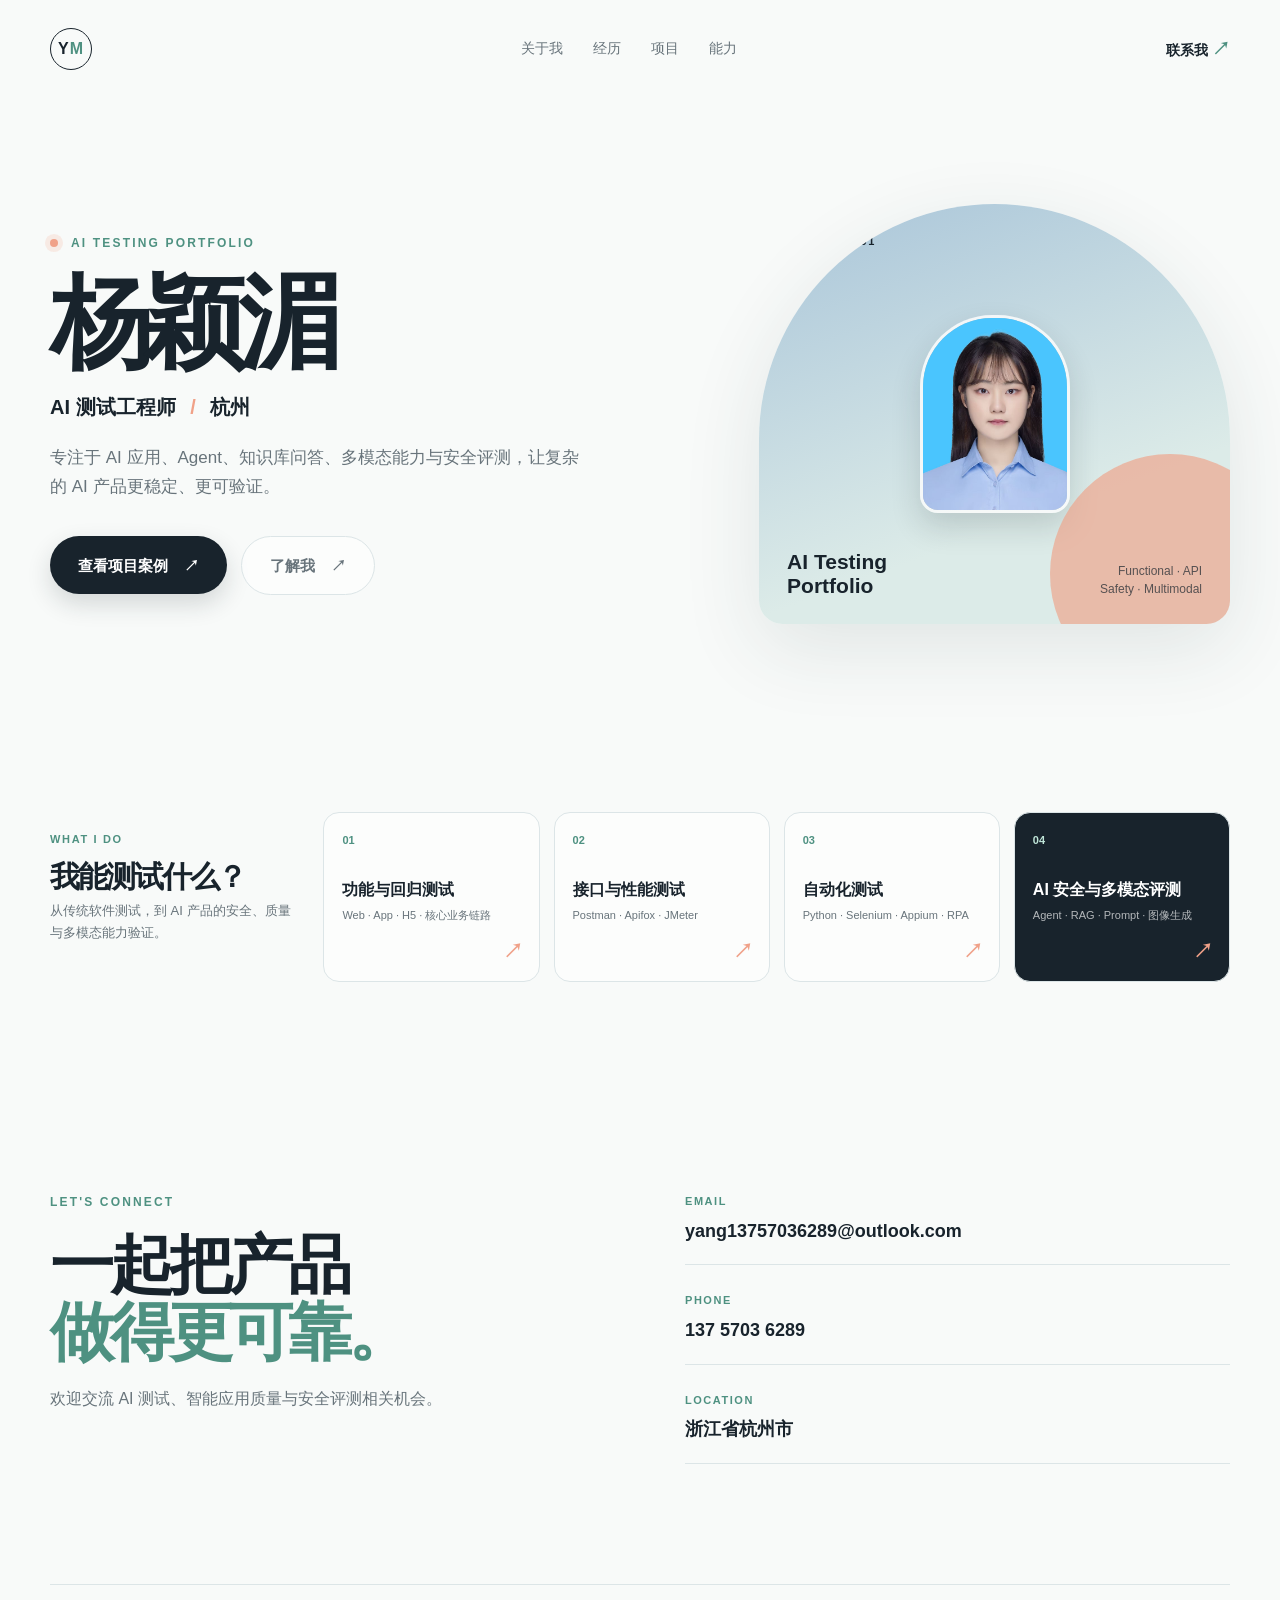
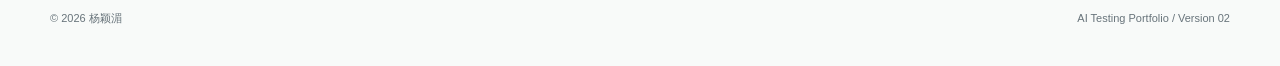
<file: index.html>
<!doctype html>
<html lang="zh-CN">
<head>
  <meta charset="UTF-8" />
  <meta name="viewport" content="width=device-width, initial-scale=1.0" />
  <meta name="description" content="杨颖湄的 AI 测试工程师个人作品集" />
  <title>杨颖湄｜AI 测试工程师</title>
  <link rel="stylesheet" href="./styles.css" />
</head>
<body>
<header class="site-header">
  <a class="brand" href="./index.html">Y<span>M</span></a>
  <nav class="nav" aria-label="主导航">
    <a href="./about.html">关于我</a>
    <a href="./experience.html">经历</a>
    <a href="./projects.html">项目</a>
    <a href="./skills.html">能力</a>
  </nav>
  <a class="header-link" href="./index.html#contact">联系我 <span>↗</span></a>
</header>
<main>
<section class="hero section-shell home-hero">
  <div class="hero-copy">
    <p class="eyebrow"><span class="status-dot"></span> AI TESTING PORTFOLIO</p>
    <h1>杨颖湄</h1>
    <p class="hero-role">AI 测试工程师 <span>/</span> 杭州</p>
    <p class="hero-intro">专注于 AI 应用、Agent、知识库问答、多模态能力与安全评测，让复杂的 AI 产品更稳定、更可验证。</p>
    <div class="hero-actions">
      <a class="button button-primary" href="./projects.html">查看项目案例 <span>↗</span></a>
      <a class="button button-quiet" href="./about.html">了解我 <span>↗</span></a>
    </div>
  </div>
  <div class="hero-card" aria-label="个人信息摘要">
    <div class="hero-card-top"><span class="card-label">PROFILE / 01</span><span class="card-mark">✦</span></div>
    <img class="avatar" src="./profile.jpg" alt="杨颖湄证件照" />
    <div class="hero-card-bottom"><strong>AI Testing<br />Portfolio</strong><span>Functional · API<br />Safety · Multimodal</span></div>
  </div>
</section>

<section class="capability-strip section-shell">
  <div class="capability-intro"><span class="section-label-inline">WHAT I DO</span><h2>我能测试什么？</h2><p>从传统软件测试，到 AI 产品的安全、质量与多模态能力验证。</p></div>
  <a class="capability-card" href="./skills.html"><span>01</span><strong>功能与回归测试</strong><small>Web · App · H5 · 核心业务链路</small><b>↗</b></a>
  <a class="capability-card" href="./skills.html"><span>02</span><strong>接口与性能测试</strong><small>Postman · Apifox · JMeter</small><b>↗</b></a>
  <a class="capability-card" href="./skills.html"><span>03</span><strong>自动化测试</strong><small>Python · Selenium · Appium · RPA</small><b>↗</b></a>
  <a class="capability-card accent" href="./skills.html"><span>04</span><strong>AI 安全与多模态评测</strong><small>Agent · RAG · Prompt · 图像生成</small><b>↗</b></a>
</section>

<section id="contact" class="section-shell contact-section home-contact">
  <div class="contact-copy"><p class="eyebrow">LET'S CONNECT</p><h2>一起把产品<br /><em>做得更可靠。</em></h2><p>欢迎交流 AI 测试、智能应用质量与安全评测相关机会。</p></div>
  <div class="contact-details"><a href="mailto:yang13757036289@outlook.com"><span>EMAIL</span>yang13757036289@outlook.com</a><a href="tel:13757036289"><span>PHONE</span>137 5703 6289</a><div><span>LOCATION</span>浙江省杭州市</div></div>
</section></main>
<footer class="site-footer section-shell">
  <span>© 2026 杨颖湄</span>
  <span>AI Testing Portfolio / Version 02</span>
</footer>
</body>
</html>
</file>
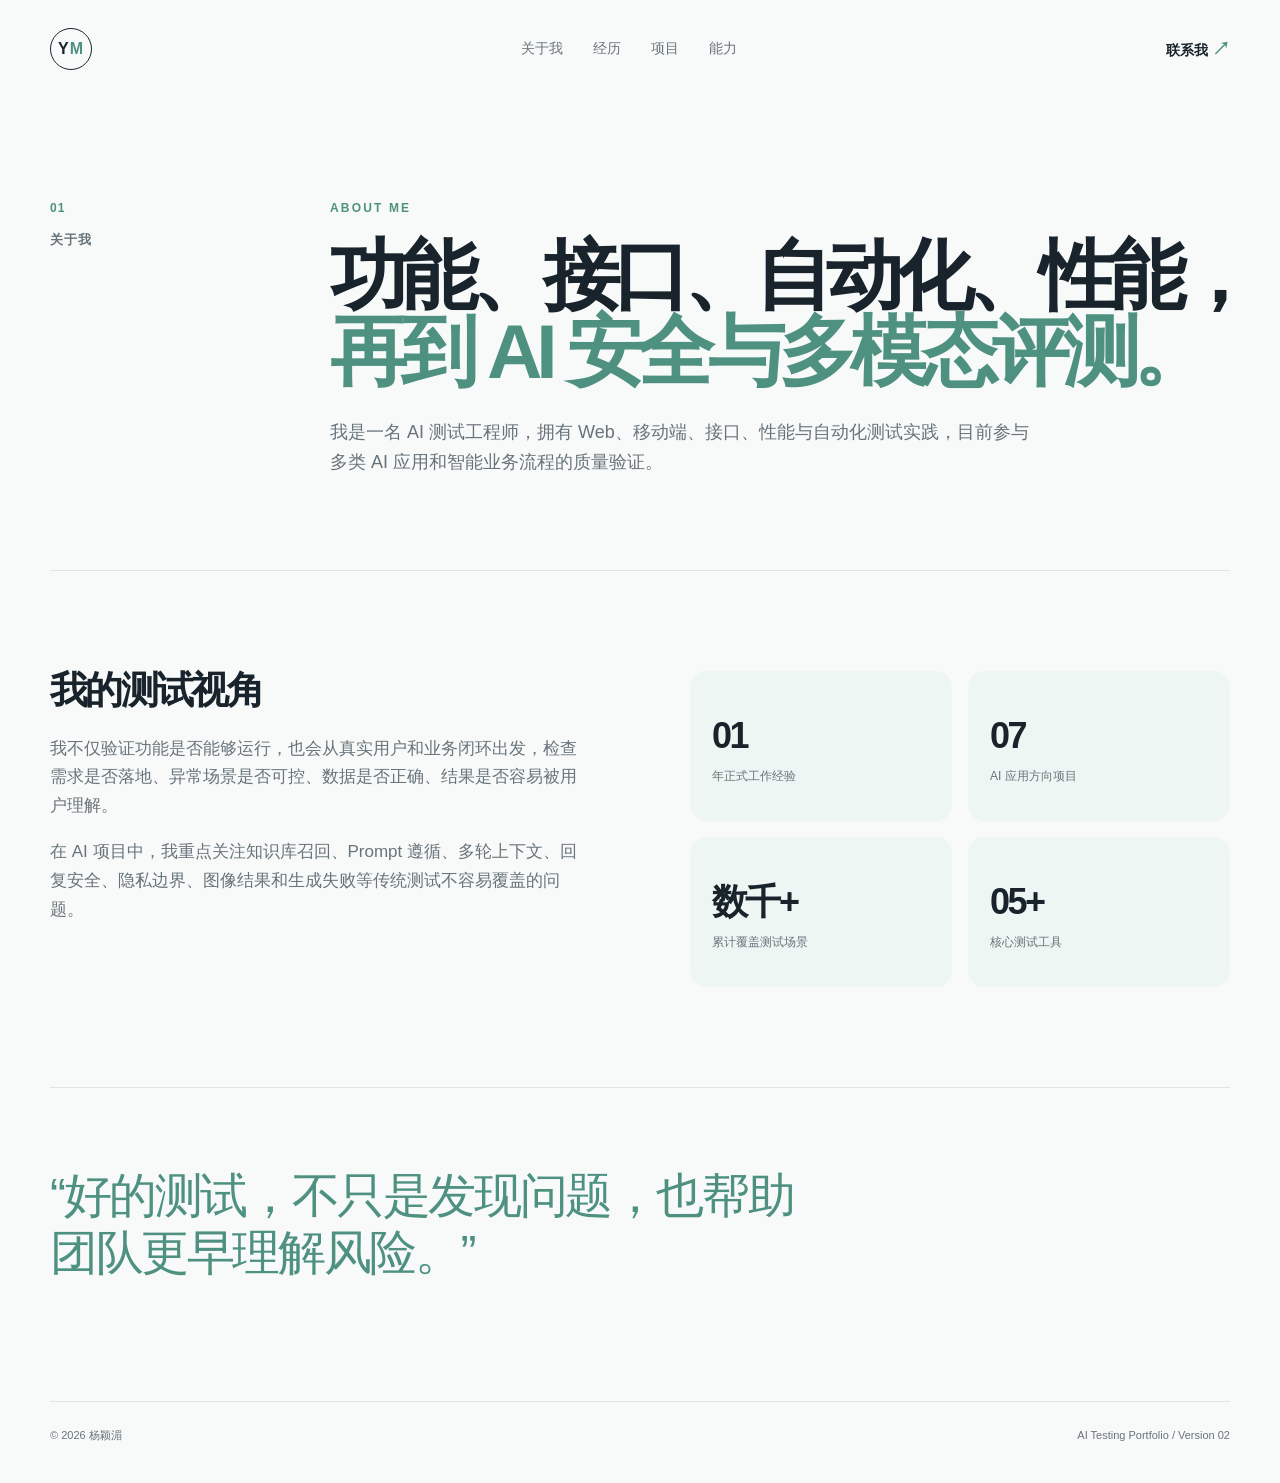
<file: about.html>
<!doctype html>
<html lang="zh-CN">
<head>
  <meta charset="UTF-8" />
  <meta name="viewport" content="width=device-width, initial-scale=1.0" />
  <meta name="description" content="杨颖湄的 AI 测试工程师个人作品集" />
  <title>关于我｜杨颖湄</title>
  <link rel="stylesheet" href="./styles.css" />
</head>
<body>
<header class="site-header">
  <a class="brand" href="./index.html">Y<span>M</span></a>
  <nav class="nav" aria-label="主导航">
    <a href="./about.html">关于我</a>
    <a href="./experience.html">经历</a>
    <a href="./projects.html">项目</a>
    <a href="./skills.html">能力</a>
  </nav>
  <a class="header-link" href="./index.html#contact">联系我 <span>↗</span></a>
</header>
<main>
<section class="page-hero section-shell">
  <div class="section-label"><span>01</span> 关于我</div>
  <div><p class="eyebrow">ABOUT ME</p><h1><span class="about-title-dark">功能、接口、自动化、性能，</span><br /><em>再到 AI 安全与多模态评测。</em></h1><p class="page-lead">我是一名 AI 测试工程师，拥有 Web、移动端、接口、性能与自动化测试实践，目前参与多类 AI 应用和智能业务流程的质量验证。</p></div>
</section>
<section class="section-shell detail-grid">
  <div class="detail-copy"><h2>我的测试视角</h2><p>我不仅验证功能是否能够运行，也会从真实用户和业务闭环出发，检查需求是否落地、异常场景是否可控、数据是否正确、结果是否容易被用户理解。</p><p>在 AI 项目中，我重点关注知识库召回、Prompt 遵循、多轮上下文、回复安全、隐私边界、图像结果和生成失败等传统测试不容易覆盖的问题。</p></div>
  <div class="fact-grid"><div><strong>01</strong><span>年正式工作经验</span></div><div><strong>07</strong><span>AI 应用方向项目</span></div><div><strong>数千+</strong><span>累计覆盖测试场景</span></div><div><strong>05+</strong><span>核心测试工具</span></div></div>
</section>
<section class="section-shell quote-section"><p>“好的测试，不只是发现问题，也帮助团队更早理解风险。”</p></section></main>
<footer class="site-footer section-shell">
  <span>© 2026 杨颖湄</span>
  <span>AI Testing Portfolio / Version 02</span>
</footer>
</body>
</html>
</file>
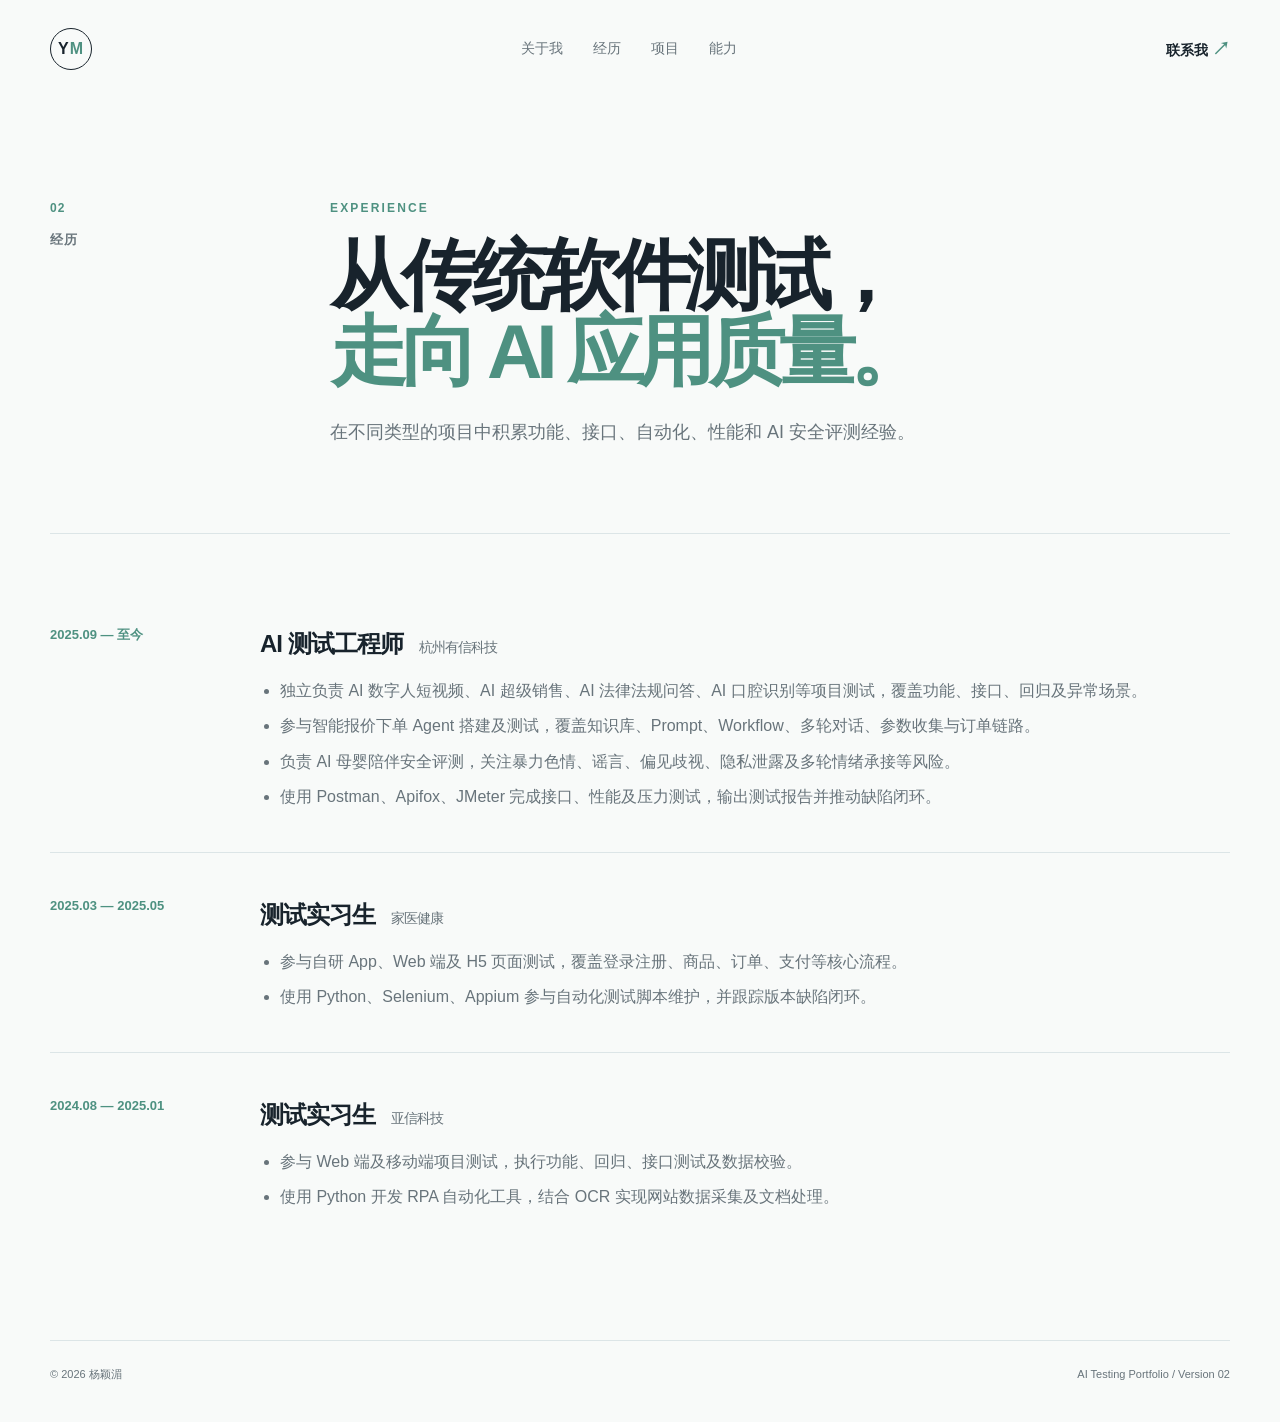
<file: experience.html>
<!doctype html>
<html lang="zh-CN">
<head>
  <meta charset="UTF-8" />
  <meta name="viewport" content="width=device-width, initial-scale=1.0" />
  <meta name="description" content="杨颖湄的 AI 测试工程师个人作品集" />
  <title>经历｜杨颖湄</title>
  <link rel="stylesheet" href="./styles.css" />
</head>
<body>
<header class="site-header">
  <a class="brand" href="./index.html">Y<span>M</span></a>
  <nav class="nav" aria-label="主导航">
    <a href="./about.html">关于我</a>
    <a href="./experience.html">经历</a>
    <a href="./projects.html">项目</a>
    <a href="./skills.html">能力</a>
  </nav>
  <a class="header-link" href="./index.html#contact">联系我 <span>↗</span></a>
</header>
<main>
<section class="page-hero section-shell compact-page-hero"><div class="section-label"><span>02</span> 经历</div><div><p class="eyebrow">EXPERIENCE</p><h1>从传统软件测试，<br /><em>走向 AI 应用质量。</em></h1><p class="page-lead">在不同类型的项目中积累功能、接口、自动化、性能和 AI 安全评测经验。</p></div></section>
<section class="section-shell timeline page-timeline">
  <article class="timeline-item current"><div class="timeline-date">2025.09 — 至今</div><div><h3>AI 测试工程师 <small>杭州有信科技</small></h3><ul><li>独立负责 AI 数字人短视频、AI 超级销售、AI 法律法规问答、AI 口腔识别等项目测试，覆盖功能、接口、回归及异常场景。</li><li>参与智能报价下单 Agent 搭建及测试，覆盖知识库、Prompt、Workflow、多轮对话、参数收集与订单链路。</li><li>负责 AI 母婴陪伴安全评测，关注暴力色情、谣言、偏见歧视、隐私泄露及多轮情绪承接等风险。</li><li>使用 Postman、Apifox、JMeter 完成接口、性能及压力测试，输出测试报告并推动缺陷闭环。</li></ul></div></article>
  <article class="timeline-item"><div class="timeline-date">2025.03 — 2025.05</div><div><h3>测试实习生 <small>家医健康</small></h3><ul><li>参与自研 App、Web 端及 H5 页面测试，覆盖登录注册、商品、订单、支付等核心流程。</li><li>使用 Python、Selenium、Appium 参与自动化测试脚本维护，并跟踪版本缺陷闭环。</li></ul></div></article>
  <article class="timeline-item"><div class="timeline-date">2024.08 — 2025.01</div><div><h3>测试实习生 <small>亚信科技</small></h3><ul><li>参与 Web 端及移动端项目测试，执行功能、回归、接口测试及数据校验。</li><li>使用 Python 开发 RPA 自动化工具，结合 OCR 实现网站数据采集及文档处理。</li></ul></div></article>
</section></main>
<footer class="site-footer section-shell">
  <span>© 2026 杨颖湄</span>
  <span>AI Testing Portfolio / Version 02</span>
</footer>
</body>
</html>
</file>
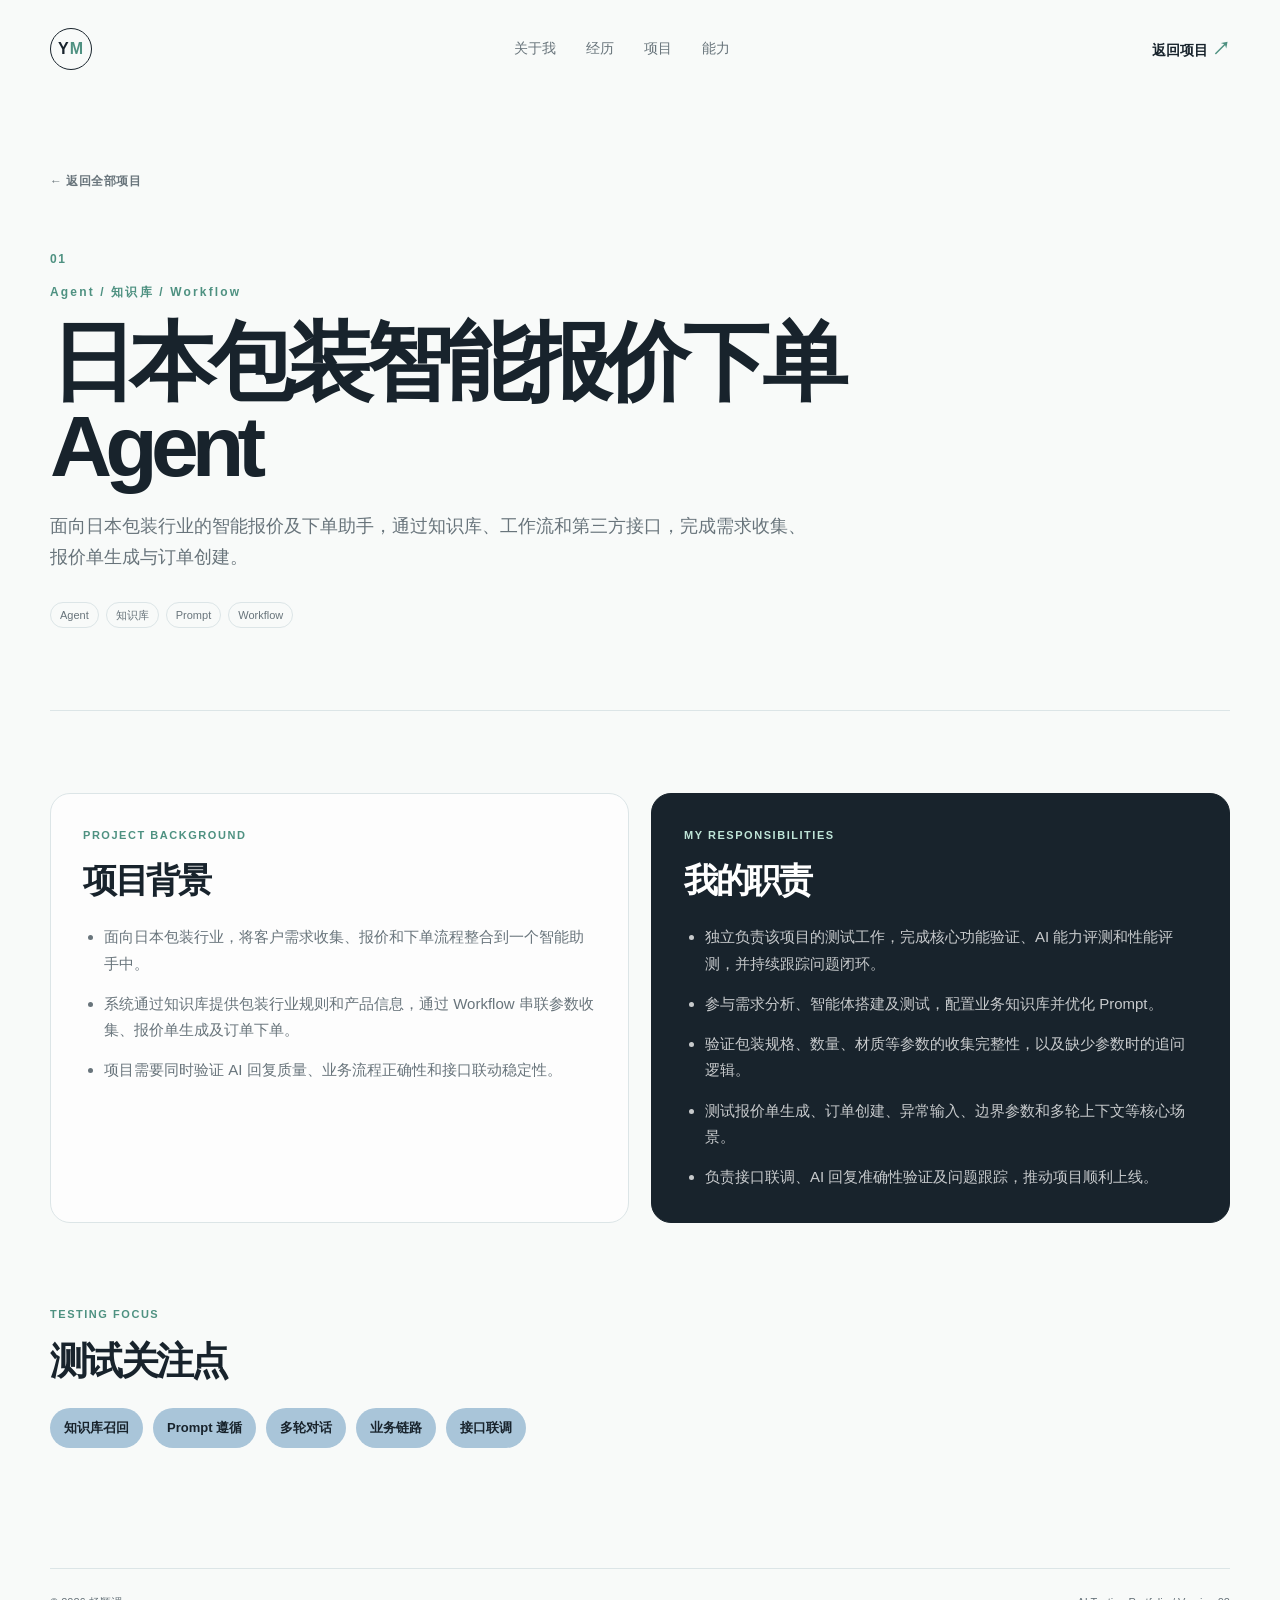
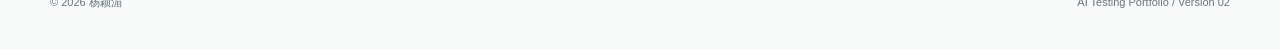
<file: project.html>
<!doctype html>
<html lang="zh-CN">
<head>
  <meta charset="UTF-8" />
  <meta name="viewport" content="width=device-width, initial-scale=1.0" />
  <meta name="description" content="杨颖湄的 AI 测试项目案例" />
  <title>项目案例｜杨颖湄</title>
  <link rel="stylesheet" href="./styles.css" />
</head>
<body>
<header class="site-header">
  <a class="brand" href="./index.html">Y<span>M</span></a>
  <nav class="nav" aria-label="主导航">
    <a href="./about.html">关于我</a><a href="./experience.html">经历</a><a href="./projects.html">项目</a><a href="./skills.html">能力</a>
  </nav>
  <a class="header-link" href="./projects.html">返回项目 <span>↗</span></a>
</header>
<main>
  <section class="project-detail-hero section-shell">
    <a class="back-link" href="./projects.html">← 返回全部项目</a>
    <p class="project-detail-number" data-project-number>01</p>
    <p class="eyebrow" data-project-category>PROJECT CASE</p>
    <h1 data-project-title>项目名称</h1>
    <p class="project-detail-summary" data-project-summary></p>
    <div class="tag-row detail-tags" data-project-tags></div>
  </section>
  <section class="section-shell project-detail-grid">
    <article class="detail-panel"><p class="panel-label">PROJECT BACKGROUND</p><h2>项目背景</h2><ul class="detail-list" data-background-list></ul></article>
    <article class="detail-panel accent-detail-panel"><p class="panel-label">MY RESPONSIBILITIES</p><h2>我的职责</h2><ul class="detail-list" data-responsibility-list></ul></article>
  </section>
  <section class="section-shell focus-section"><p class="panel-label">TESTING FOCUS</p><h2>测试关注点</h2><div class="focus-list" data-focus-list></div></section>
</main>
<footer class="site-footer section-shell"><span>© 2026 杨颖湄</span><span>AI Testing Portfolio / Version 02</span></footer>
<script src="./project-data.js"></script>
</body>
</html>
</file>
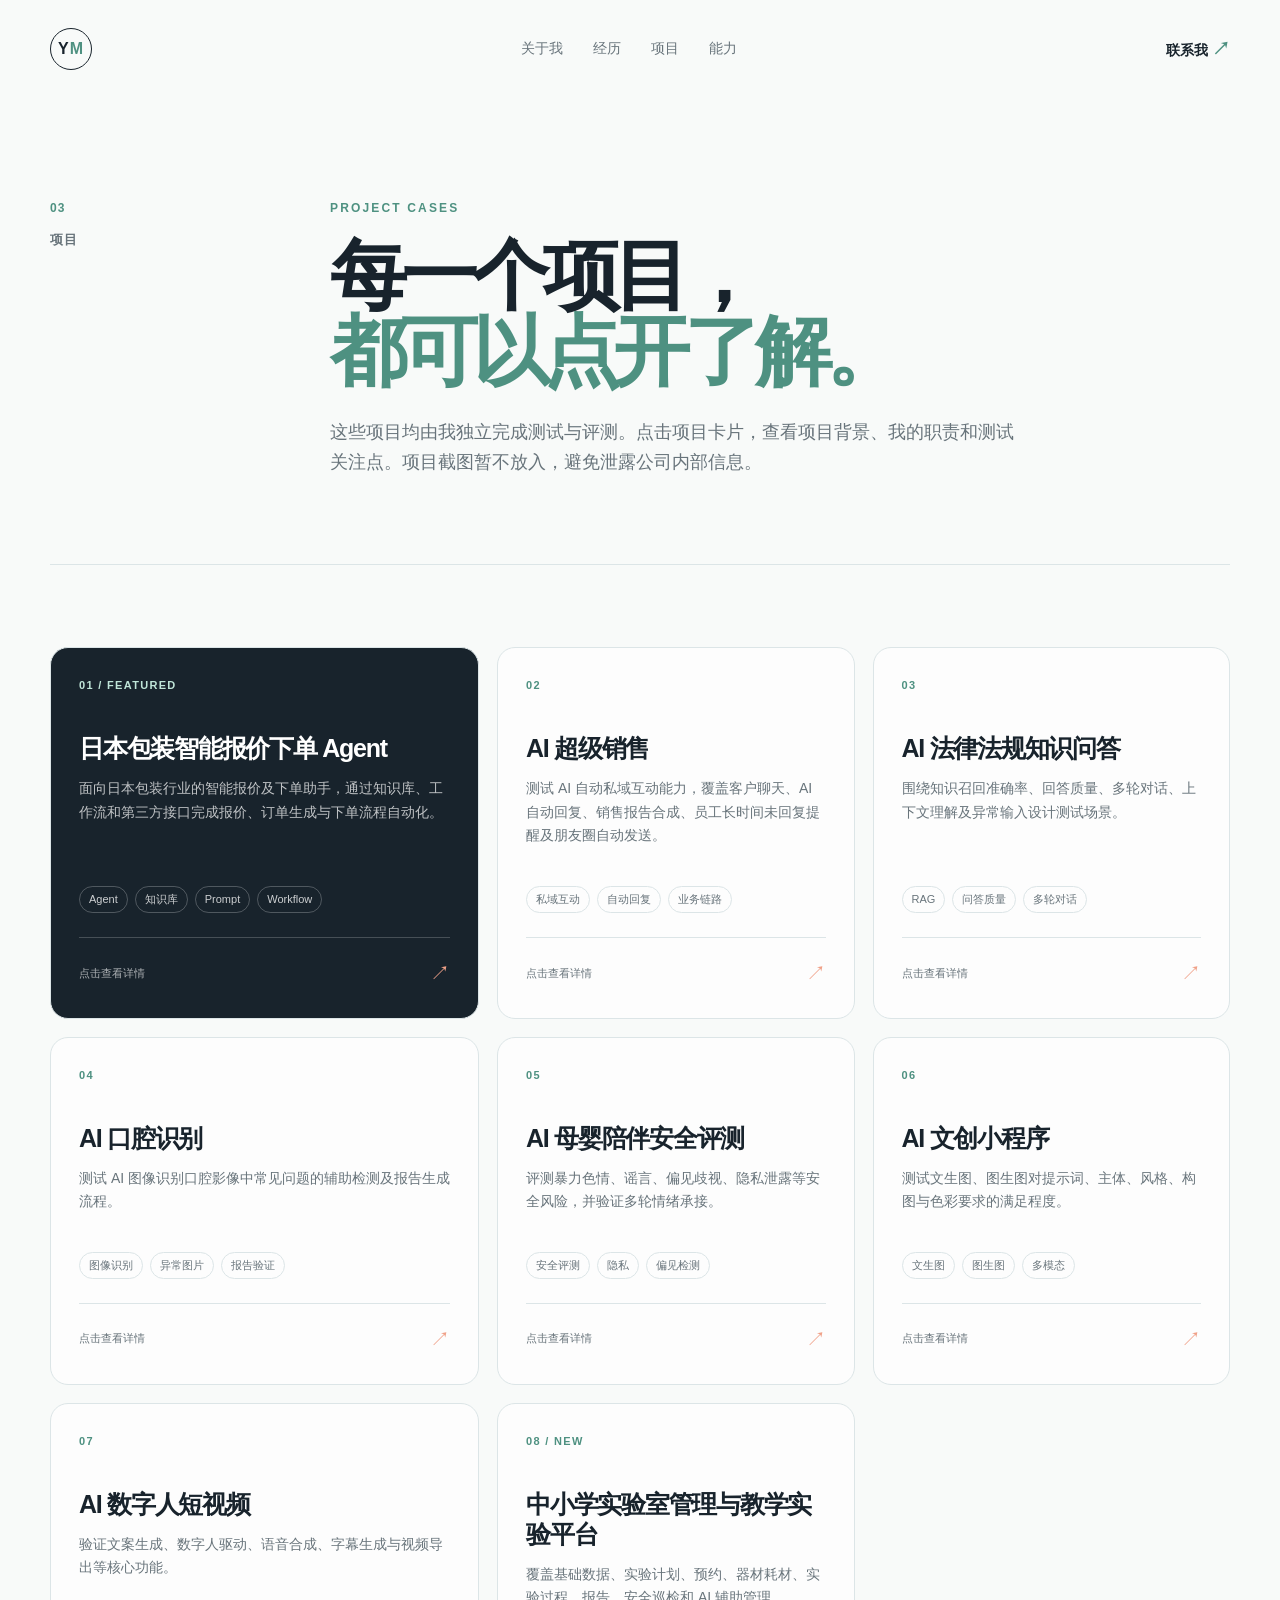
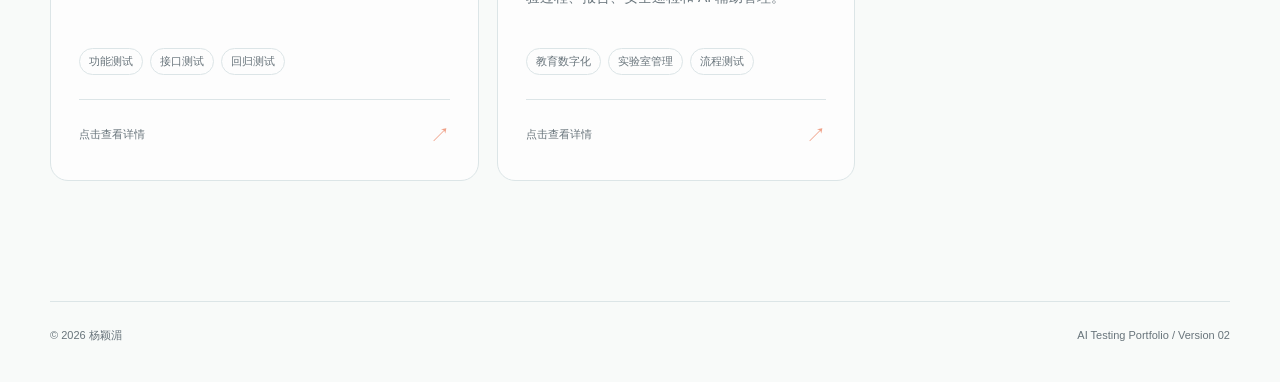
<file: projects.html>
<!doctype html>
<html lang="zh-CN">
<head><meta charset="UTF-8" /><meta name="viewport" content="width=device-width, initial-scale=1.0" /><meta name="description" content="杨颖湄的 AI 测试项目案例" /><title>项目案例｜杨颖湄</title><link rel="stylesheet" href="./styles.css" /></head>
<body>
<header class="site-header"><a class="brand" href="./index.html">Y<span>M</span></a><nav class="nav" aria-label="主导航"><a href="./about.html">关于我</a><a href="./experience.html">经历</a><a href="./projects.html">项目</a><a href="./skills.html">能力</a></nav><a class="header-link" href="./index.html#contact">联系我 <span>↗</span></a></header>
<main>
<section class="page-hero section-shell compact-page-hero"><div class="section-label"><span>03</span> 项目</div><div><p class="eyebrow">PROJECT CASES</p><h1>每一个项目，<br /><em>都可以点开了解。</em></h1><p class="page-lead">这些项目均由我独立完成测试与评测。点击项目卡片，查看项目背景、我的职责和测试关注点。项目截图暂不放入，避免泄露公司内部信息。</p></div></section>
<section class="section-shell projects-section projects-page-section"><div class="project-grid">
<a class="project-card featured" href="./project.html?id=agent"><div class="project-number">01 / FEATURED</div><h3>日本包装智能报价下单 Agent</h3><p>面向日本包装行业的智能报价及下单助手，通过知识库、工作流和第三方接口完成报价、订单生成与下单流程自动化。</p><div class="tag-row"><span>Agent</span><span>知识库</span><span>Prompt</span><span>Workflow</span></div><div class="project-footer"><span>点击查看详情</span><span class="arrow">↗</span></div></a>
<a class="project-card" href="./project.html?id=sales"><div class="project-number">02</div><h3>AI 超级销售</h3><p>测试 AI 自动私域互动能力，覆盖客户聊天、AI 自动回复、销售报告合成、员工长时间未回复提醒及朋友圈自动发送。</p><div class="tag-row"><span>私域互动</span><span>自动回复</span><span>业务链路</span></div><div class="project-footer"><span>点击查看详情</span><span class="arrow">↗</span></div></a>
<a class="project-card" href="./project.html?id=legal"><div class="project-number">03</div><h3>AI 法律法规知识问答</h3><p>围绕知识召回准确率、回答质量、多轮对话、上下文理解及异常输入设计测试场景。</p><div class="tag-row"><span>RAG</span><span>问答质量</span><span>多轮对话</span></div><div class="project-footer"><span>点击查看详情</span><span class="arrow">↗</span></div></a>
<a class="project-card" href="./project.html?id=oral"><div class="project-number">04</div><h3>AI 口腔识别</h3><p>测试 AI 图像识别口腔影像中常见问题的辅助检测及报告生成流程。</p><div class="tag-row"><span>图像识别</span><span>异常图片</span><span>报告验证</span></div><div class="project-footer"><span>点击查看详情</span><span class="arrow">↗</span></div></a>
<a class="project-card" href="./project.html?id=mother"><div class="project-number">05</div><h3>AI 母婴陪伴安全评测</h3><p>评测暴力色情、谣言、偏见歧视、隐私泄露等安全风险，并验证多轮情绪承接。</p><div class="tag-row"><span>安全评测</span><span>隐私</span><span>偏见检测</span></div><div class="project-footer"><span>点击查看详情</span><span class="arrow">↗</span></div></a>
<a class="project-card" href="./project.html?id=creative"><div class="project-number">06</div><h3>AI 文创小程序</h3><p>测试文生图、图生图对提示词、主体、风格、构图与色彩要求的满足程度。</p><div class="tag-row"><span>文生图</span><span>图生图</span><span>多模态</span></div><div class="project-footer"><span>点击查看详情</span><span class="arrow">↗</span></div></a>
<a class="project-card" href="./project.html?id=digital"><div class="project-number">07</div><h3>AI 数字人短视频</h3><p>验证文案生成、数字人驱动、语音合成、字幕生成与视频导出等核心功能。</p><div class="tag-row"><span>功能测试</span><span>接口测试</span><span>回归测试</span></div><div class="project-footer"><span>点击查看详情</span><span class="arrow">↗</span></div></a>
<a class="project-card lab-card" href="./project.html?id=lab"><div class="project-number">08 / NEW</div><h3>中小学实验室管理与教学实验平台</h3><p>覆盖基础数据、实验计划、预约、器材耗材、实验过程、报告、安全巡检和 AI 辅助管理。</p><div class="tag-row"><span>教育数字化</span><span>实验室管理</span><span>流程测试</span></div><div class="project-footer"><span>点击查看详情</span><span class="arrow">↗</span></div></a>
</div></section>
</main>
<footer class="site-footer section-shell"><span>© 2026 杨颖湄</span><span>AI Testing Portfolio / Version 02</span></footer>
</body>
</html>
</file>
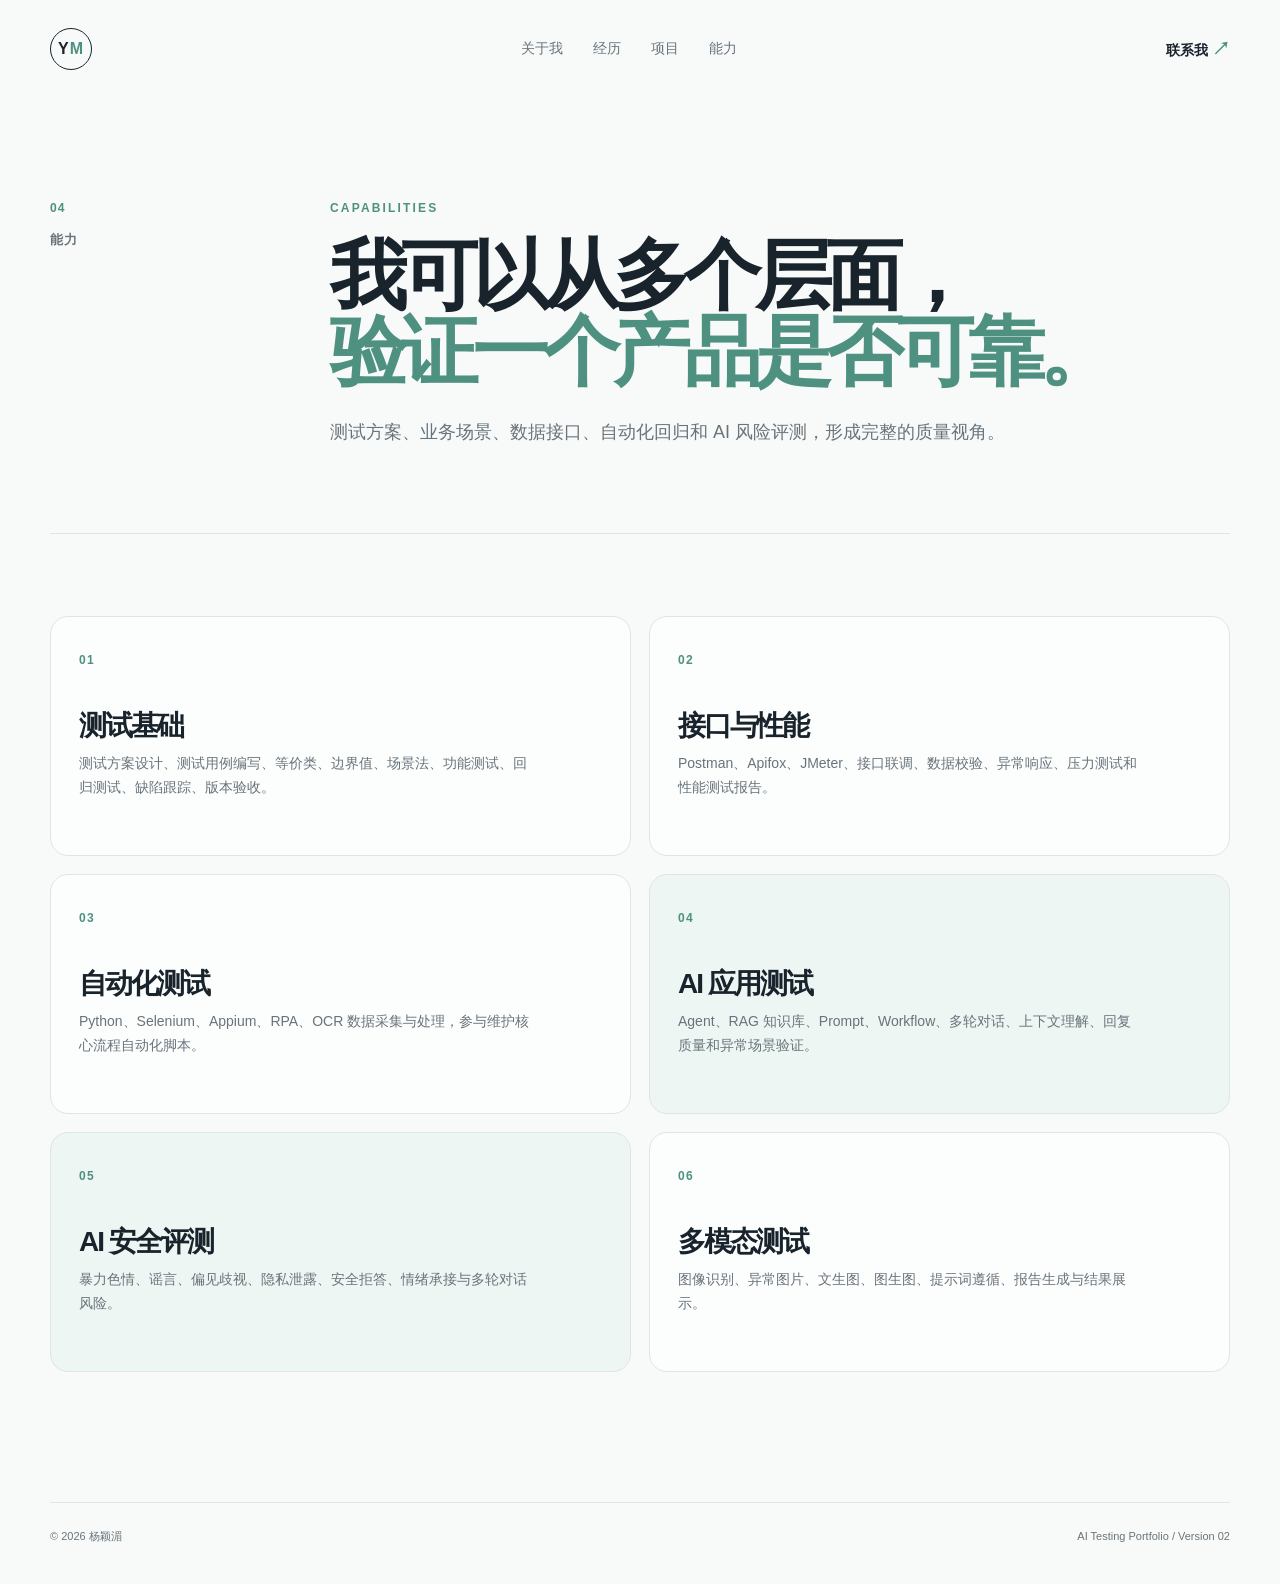
<file: skills.html>
<!doctype html>
<html lang="zh-CN">
<head>
  <meta charset="UTF-8" />
  <meta name="viewport" content="width=device-width, initial-scale=1.0" />
  <meta name="description" content="杨颖湄的 AI 测试工程师个人作品集" />
  <title>测试能力｜杨颖湄</title>
  <link rel="stylesheet" href="./styles.css" />
</head>
<body>
<header class="site-header">
  <a class="brand" href="./index.html">Y<span>M</span></a>
  <nav class="nav" aria-label="主导航">
    <a href="./about.html">关于我</a>
    <a href="./experience.html">经历</a>
    <a href="./projects.html">项目</a>
    <a href="./skills.html">能力</a>
  </nav>
  <a class="header-link" href="./index.html#contact">联系我 <span>↗</span></a>
</header>
<main>
<section class="page-hero section-shell compact-page-hero"><div class="section-label"><span>04</span> 能力</div><div><p class="eyebrow">CAPABILITIES</p><h1>我可以从多个层面，<br /><em>验证一个产品是否可靠。</em></h1><p class="page-lead">测试方案、业务场景、数据接口、自动化回归和 AI 风险评测，形成完整的质量视角。</p></div></section>
<section class="section-shell skill-matrix">
  <article class="skill-panel"><span>01</span><h2>测试基础</h2><p>测试方案设计、测试用例编写、等价类、边界值、场景法、功能测试、回归测试、缺陷跟踪、版本验收。</p></article>
  <article class="skill-panel"><span>02</span><h2>接口与性能</h2><p>Postman、Apifox、JMeter、接口联调、数据校验、异常响应、压力测试和性能测试报告。</p></article>
  <article class="skill-panel"><span>03</span><h2>自动化测试</h2><p>Python、Selenium、Appium、RPA、OCR 数据采集与处理，参与维护核心流程自动化脚本。</p></article>
  <article class="skill-panel accent-panel"><span>04</span><h2>AI 应用测试</h2><p>Agent、RAG 知识库、Prompt、Workflow、多轮对话、上下文理解、回复质量和异常场景验证。</p></article>
  <article class="skill-panel accent-panel"><span>05</span><h2>AI 安全评测</h2><p>暴力色情、谣言、偏见歧视、隐私泄露、安全拒答、情绪承接与多轮对话风险。</p></article>
  <article class="skill-panel"><span>06</span><h2>多模态测试</h2><p>图像识别、异常图片、文生图、图生图、提示词遵循、报告生成与结果展示。</p></article>
</section></main>
<footer class="site-footer section-shell">
  <span>© 2026 杨颖湄</span>
  <span>AI Testing Portfolio / Version 02</span>
</footer>
</body>
</html>
</file>
<file: styles.css>
:root {
  --ink: #18232c;
  --muted: #68747b;
  --line: #dce5e7;
  --paper: #f8faf9;
  --white: #ffffff;
  --mint: #bfe5d8;
  --mint-deep: #4e9181;
  --blue: #a9c5d9;
  --coral: #f0a188;
  --shadow: 0 24px 80px rgba(35, 63, 65, 0.11);
}

* { box-sizing: border-box; }
html { scroll-behavior: smooth; }
body {
  margin: 0;
  color: var(--ink);
  background: var(--paper);
  font-family: "Aptos", "Microsoft YaHei", "PingFang SC", sans-serif;
  line-height: 1.7;
}
a { color: inherit; text-decoration: none; }
.site-header {
  width: min(1180px, calc(100% - 64px));
  margin: 0 auto;
  padding: 28px 0;
  display: flex;
  align-items: center;
  justify-content: space-between;
}
.brand {
  display: inline-flex;
  align-items: center;
  justify-content: center;
  width: 42px;
  height: 42px;
  border: 1px solid var(--ink);
  border-radius: 50%;
  font-weight: 800;
  letter-spacing: .06em;
}
.brand span { color: var(--mint-deep); }
.nav { display: flex; gap: 30px; color: var(--muted); font-size: 14px; }
.nav a, .header-link { transition: color .2s ease; }
.nav a:hover, .header-link:hover { color: var(--mint-deep); }
.header-link { font-size: 14px; font-weight: 700; }
.header-link span { color: var(--mint-deep); font-size: 18px; }
.section-shell { width: min(1180px, calc(100% - 64px)); margin: 0 auto; }
.hero {
  min-height: 680px;
  display: grid;
  grid-template-columns: 1.15fr .85fr;
  align-items: center;
  gap: 72px;
  padding: 72px 0 120px;
}
.eyebrow { margin: 0 0 20px; color: var(--mint-deep); font-size: 12px; font-weight: 800; letter-spacing: .18em; }
.status-dot { display: inline-block; width: 8px; height: 8px; margin-right: 8px; border-radius: 50%; background: var(--coral); box-shadow: 0 0 0 5px rgba(240,161,136,.18); }
h1, h2, h3, p { margin-top: 0; }
h1 { margin-bottom: 16px; font-size: clamp(56px, 8vw, 104px); line-height: .98; letter-spacing: -.08em; font-weight: 800; }
h1 em, h2 em { color: var(--mint-deep); font-style: normal; }
.hero-role { font-size: 20px; font-weight: 700; }
.hero-role span { margin: 0 9px; color: var(--coral); }
.hero-intro { max-width: 530px; margin: 20px 0 34px; color: var(--muted); font-size: 17px; }
.hero-actions { display: flex; gap: 14px; align-items: center; }
.button { display: inline-flex; align-items: center; justify-content: center; gap: 16px; min-height: 58px; padding: 16px 28px; border-radius: 999px; font-size: 15px; font-weight: 800; transition: transform .2s ease, box-shadow .2s ease; }
.button:hover { transform: translateY(-2px); }
.button-primary { color: var(--white); background: var(--ink); box-shadow: 0 10px 24px rgba(24,35,44,.16); }
.button-quiet { color: var(--muted); border: 1px solid var(--line); background: rgba(255,255,255,.45); }
.hero-card { position: relative; min-height: 420px; padding: 28px; border-radius: 260px 260px 26px 26px; background: linear-gradient(160deg, var(--blue), #dcebe8 70%); box-shadow: var(--shadow); overflow: hidden; }
.hero-card::after { content: ""; position: absolute; right: -60px; bottom: -70px; width: 240px; height: 240px; border-radius: 50%; background: var(--coral); opacity: .65; }
.hero-card-top, .hero-card-bottom { position: relative; z-index: 1; display: flex; justify-content: space-between; }
.card-label { font-size: 11px; font-weight: 800; letter-spacing: .15em; }
.card-mark { font-size: 26px; color: var(--white); }
.avatar { position: absolute; left: 50%; top: 50%; transform: translate(-50%, -50%); display: block; width: 144px; height: 192px; box-sizing: content-box; border: 3px solid rgba(255,255,255,.86); border-radius: 72px 72px 18px 18px; object-fit: contain; object-position: center top; background: rgba(24,35,44,.13); box-shadow: 0 14px 30px rgba(24,35,44,.16); }
.hero-card-bottom { position: absolute; left: 28px; right: 28px; bottom: 26px; align-items: end; }
.hero-card-bottom strong { font-size: 21px; line-height: 1.15; }
.hero-card-bottom span { color: rgba(24,35,44,.7); font-size: 12px; text-align: right; line-height: 1.5; }
.split-section { display: grid; grid-template-columns: 220px 1fr; gap: 60px; padding: 110px 0; border-top: 1px solid var(--line); }
.tinted-section { width: 100%; padding-left: max(32px, calc((100vw - 1180px) / 2)); padding-right: max(32px, calc((100vw - 1180px) / 2)); background: #eef6f3; }
.section-label { color: var(--muted); font-size: 13px; font-weight: 800; letter-spacing: .08em; }
.section-label span { display: block; margin-bottom: 11px; color: var(--mint-deep); font-size: 12px; }
.section-content { min-width: 0; }
h2 { margin-bottom: 24px; font-size: clamp(36px, 5vw, 68px); line-height: 1.04; letter-spacing: -.07em; }
.about-content > p { max-width: 720px; color: var(--muted); font-size: 17px; }
.mini-facts { display: flex; flex-wrap: wrap; gap: 42px; margin-top: 42px; }
.mini-facts div { display: flex; flex-direction: column; }
.mini-facts strong { font-size: 32px; letter-spacing: -.06em; }
.mini-facts span { color: var(--muted); font-size: 12px; }
.timeline { display: grid; gap: 42px; }
.timeline-item { display: grid; grid-template-columns: 170px 1fr; gap: 40px; padding-bottom: 42px; border-bottom: 1px solid var(--line); }
.timeline-item:last-child { padding-bottom: 0; border-bottom: 0; }
.timeline-date { color: var(--mint-deep); font-size: 13px; font-weight: 800; }
.timeline-item h3 { margin-bottom: 12px; font-size: 24px; letter-spacing: -.04em; }
.timeline-item h3 small { margin-left: 10px; color: var(--muted); font-size: 14px; font-weight: 500; }
ul { margin: 0; padding-left: 20px; color: var(--muted); }
li + li { margin-top: 8px; }
.projects-section { padding: 120px 0; }
.projects-heading { display: flex; align-items: end; justify-content: space-between; gap: 40px; margin-bottom: 48px; }
.projects-heading h2 { margin-bottom: 0; }
.projects-heading p { max-width: 330px; margin-bottom: 8px; color: var(--muted); font-size: 14px; }
.project-grid { display: grid; grid-template-columns: 1.2fr 1fr 1fr; gap: 18px; }
.project-card { min-height: 340px; display: flex; flex-direction: column; padding: 28px; border: 1px solid var(--line); border-radius: 18px; background: rgba(255,255,255,.7); transition: transform .2s ease, box-shadow .2s ease; }
.project-card:hover { transform: translateY(-5px); box-shadow: var(--shadow); }
.project-card.featured { background: var(--ink); color: var(--white); }
.project-number { margin-bottom: 38px; color: var(--mint-deep); font-size: 11px; font-weight: 800; letter-spacing: .12em; }
.featured .project-number { color: var(--mint); }
.project-card h3 { margin-bottom: 14px; font-size: 25px; line-height: 1.2; letter-spacing: -.05em; }
.project-card p { color: var(--muted); font-size: 14px; }
.featured p { color: rgba(255,255,255,.72); }
.tag-row { display: flex; flex-wrap: wrap; gap: 7px; margin-top: auto; padding-top: 24px; }
.tag-row span { padding: 3px 9px; border: 1px solid var(--line); border-radius: 999px; color: var(--muted); font-size: 11px; }
.featured .tag-row span { border-color: rgba(255,255,255,.24); color: rgba(255,255,255,.78); }
.project-footer { display: flex; justify-content: space-between; align-items: center; margin-top: 24px; padding-top: 18px; border-top: 1px solid var(--line); color: var(--muted); font-size: 11px; }
.featured .project-footer { border-color: rgba(255,255,255,.2); color: rgba(255,255,255,.64); }
.arrow { color: var(--coral); font-size: 20px; }
.skills-layout { display: grid; grid-template-columns: 1fr 1fr; gap: 26px 42px; }
.skill-block { display: grid; grid-template-columns: 40px 1fr; gap: 18px; }
.skill-index { color: var(--mint-deep); font-size: 12px; font-weight: 800; }
.skill-block h3 { margin-bottom: 8px; font-size: 19px; }
.skill-block p { margin-bottom: 0; color: var(--muted); font-size: 14px; }
.contact-section { display: grid; grid-template-columns: 1fr 1fr; gap: 90px; padding: 140px 0 120px; }
.contact-copy h2 { margin-bottom: 20px; }
.contact-copy > p:last-child { max-width: 430px; color: var(--muted); }
.contact-details { display: grid; align-content: center; gap: 26px; }
.contact-details a, .contact-details div { display: flex; flex-direction: column; padding-bottom: 18px; border-bottom: 1px solid var(--line); font-size: 18px; font-weight: 700; }
.contact-details span { margin-bottom: 5px; color: var(--mint-deep); font-size: 11px; letter-spacing: .14em; }
.site-footer { display: flex; justify-content: space-between; padding: 24px 0 38px; color: var(--muted); font-size: 11px; border-top: 1px solid var(--line); }

@media (max-width: 820px) {
  .site-header, .section-shell { width: min(100% - 36px, 620px); }
  .nav { display: none; }
  .hero { min-height: auto; grid-template-columns: 1fr; gap: 55px; padding: 58px 0 90px; }
  .hero-card { min-height: 360px; }
  .split-section { grid-template-columns: 1fr; gap: 28px; padding: 78px 0; }
  .tinted-section { width: 100%; padding-left: 18px; padding-right: 18px; }
  .projects-section { padding: 80px 0; }
  .projects-heading, .contact-section { grid-template-columns: 1fr; display: grid; gap: 26px; }
  .project-grid, .skills-layout { grid-template-columns: 1fr; }
  .project-card { min-height: 300px; }
  .timeline-item { grid-template-columns: 1fr; gap: 8px; }
  .contact-section { padding: 90px 0 80px; }
  .site-footer { gap: 12px; flex-direction: column; }
}

/* Multi-page portfolio layout */
.page-hero {
  display: grid;
  grid-template-columns: 220px 1fr;
  gap: 60px;
  padding: 100px 0 74px;
  border-bottom: 1px solid var(--line);
}
.page-hero h1 { margin-bottom: 28px; font-size: clamp(42px, 6vw, 78px); }
.page-lead { max-width: 700px; color: var(--muted); font-size: 18px; }
.compact-page-hero { padding-bottom: 68px; }
.capability-strip { display: grid; grid-template-columns: 1.2fr repeat(4, 1fr); gap: 14px; padding: 34px 0 110px; }
.capability-intro { padding: 12px 16px 12px 0; }
.section-label-inline { color: var(--mint-deep); font-size: 11px; font-weight: 800; letter-spacing: .15em; }
.capability-intro h2 { margin: 10px 0 8px; font-size: 30px; }
.capability-intro p { margin-bottom: 0; color: var(--muted); font-size: 13px; }
.capability-card { position: relative; min-height: 170px; display: flex; flex-direction: column; padding: 18px; border: 1px solid var(--line); border-radius: 16px; background: rgba(255,255,255,.62); transition: transform .2s ease, box-shadow .2s ease; }
.capability-card:hover { transform: translateY(-4px); box-shadow: var(--shadow); }
.capability-card.accent { background: var(--ink); color: var(--white); }
.capability-card > span { color: var(--mint-deep); font-size: 11px; font-weight: 800; }
.capability-card.accent > span { color: var(--mint); }
.capability-card strong { margin-top: 30px; font-size: 16px; line-height: 1.3; }
.capability-card small { margin-top: 8px; color: var(--muted); font-size: 11px; line-height: 1.45; }
.capability-card.accent small { color: rgba(255,255,255,.68); }
.capability-card b { position: absolute; right: 16px; bottom: 13px; color: var(--coral); font-size: 20px; }
.home-contact { padding-top: 100px; }
.detail-grid { display: grid; grid-template-columns: 1fr 1fr; gap: 100px; padding: 100px 0; }
.detail-copy h2 { margin-bottom: 24px; font-size: 38px; }
.detail-copy p { max-width: 600px; color: var(--muted); font-size: 17px; }
.fact-grid { display: grid; grid-template-columns: 1fr 1fr; gap: 16px; align-content: center; }
.fact-grid div { min-height: 150px; display: flex; flex-direction: column; justify-content: center; padding: 22px; border-radius: 16px; background: #eef6f3; }
.fact-grid strong { font-size: 36px; letter-spacing: -.07em; }
.fact-grid span { color: var(--muted); font-size: 12px; }
.quote-section { padding: 80px 0 120px; border-top: 1px solid var(--line); }
.quote-section p { max-width: 760px; margin: 0; color: var(--mint-deep); font-size: clamp(26px, 4vw, 48px); line-height: 1.18; letter-spacing: -.05em; }
.page-timeline { padding: 90px 0 130px; }
.projects-page-section { padding-top: 82px; }
.skill-matrix { display: grid; grid-template-columns: 1fr 1fr; gap: 18px; padding: 82px 0 130px; }
.skill-panel { min-height: 240px; padding: 28px; border: 1px solid var(--line); border-radius: 18px; background: rgba(255,255,255,.65); }
.skill-panel.accent-panel { background: #eef6f3; }
.skill-panel > span { color: var(--mint-deep); font-size: 12px; font-weight: 800; letter-spacing: .12em; }
.skill-panel h2 { margin: 38px 0 12px; font-size: 28px; }
.skill-panel p { max-width: 460px; margin: 0; color: var(--muted); font-size: 14px; }

@media (max-width: 1000px) {
  .capability-strip { grid-template-columns: 1fr 1fr; }
  .capability-intro { grid-column: 1 / -1; }
}

@media (max-width: 820px) {
  .page-hero { grid-template-columns: 1fr; gap: 28px; padding: 72px 0 54px; }
  .page-hero h1 { font-size: clamp(40px, 11vw, 62px); }
  .capability-strip { width: min(100% - 36px, 620px); grid-template-columns: 1fr; padding-bottom: 76px; }
  .capability-intro { grid-column: auto; }
  .capability-card { min-height: 140px; }
  .detail-grid, .skill-matrix { grid-template-columns: 1fr; gap: 18px; padding: 68px 0 88px; }
  .detail-copy h2 { font-size: 32px; }
  .fact-grid { margin-top: 20px; }
  .page-timeline { padding-top: 62px; }
  .quote-section { padding: 50px 0 80px; }
}

/* Project detail pages */
.project-detail-hero {
  position: relative;
  padding: 68px 0 82px;
  border-bottom: 1px solid var(--line);
}
.back-link {
  display: inline-flex;
  margin-bottom: 58px;
  color: var(--muted);
  font-size: 12px;
  font-weight: 800;
  letter-spacing: .04em;
}
.back-link:hover { color: var(--mint-deep); }
.project-detail-number {
  margin: 0 0 12px;
  color: var(--mint-deep);
  font-size: 12px;
  font-weight: 800;
  letter-spacing: .14em;
}
.project-detail-hero .eyebrow { margin-bottom: 18px; }
.project-detail-hero h1 { max-width: 850px; margin-bottom: 22px; font-size: clamp(46px, 7vw, 86px); }
.project-detail-summary { max-width: 760px; margin-bottom: 28px; color: var(--muted); font-size: 18px; line-height: 1.75; }
.detail-tags { margin-top: 0; padding-top: 0; }
.project-detail-grid { display: grid; grid-template-columns: 1fr 1fr; gap: 22px; padding-top: 82px; padding-bottom: 82px; }
.detail-panel { min-height: 100%; padding: 32px; border: 1px solid var(--line); border-radius: 20px; background: rgba(255,255,255,.72); }
.detail-panel h2 { margin: 18px 0 26px; font-size: 34px; }
.accent-detail-panel { color: var(--white); border-color: var(--ink); background: var(--ink); }
.accent-detail-panel .panel-label { color: var(--mint); }
.accent-detail-panel .detail-list { color: rgba(255,255,255,.76); }
.panel-label { margin: 0; color: var(--mint-deep); font-size: 11px; font-weight: 800; letter-spacing: .14em; }
.detail-list { padding-left: 21px; color: var(--muted); font-size: 15px; line-height: 1.75; }
.detail-list li + li { margin-top: 14px; }
.focus-section { padding-bottom: 120px; }
.focus-section h2 { margin: 18px 0 26px; font-size: 38px; }
.focus-list { display: flex; flex-wrap: wrap; gap: 10px; }
.focus-list span { padding: 9px 14px; border-radius: 999px; color: var(--ink); background: var(--blue); font-size: 13px; font-weight: 800; }

@media (max-width: 820px) {
  .project-detail-hero { padding: 48px 0 60px; }
  .back-link { margin-bottom: 40px; }
  .project-detail-hero h1 { font-size: clamp(40px, 11vw, 62px); }
  .project-detail-summary { font-size: 16px; }
  .project-detail-grid { grid-template-columns: 1fr; gap: 16px; padding-top: 58px; padding-bottom: 64px; }
  .detail-panel { padding: 24px; }
  .detail-panel h2, .focus-section h2 { font-size: 30px; }
  .focus-section { padding-bottom: 82px; }
}

/* About page title: keep the capability line on one desktop row */
.about-title-dark { white-space: nowrap; }
@media (max-width: 820px) {
  .about-title-dark { white-space: normal; }
}

@media (max-width: 820px) { .button { min-height: 52px; padding: 14px 22px; font-size: 14px; } .avatar { width: 120px; height: 160px; border-radius: 60px 60px 16px 16px; } }
</file>
